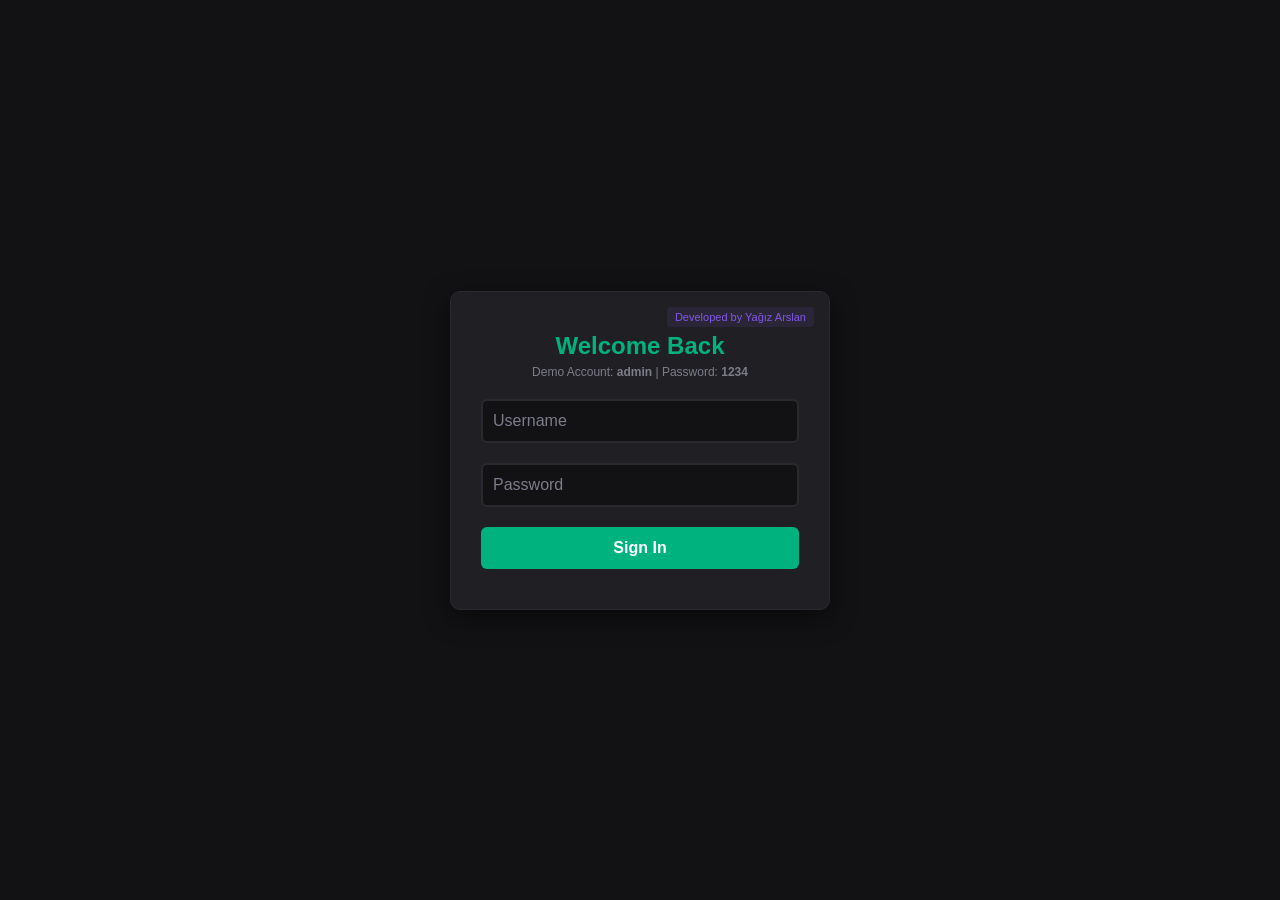
<file: index.html>
<!DOCTYPE html>
<html lang="en">
<head>
    <meta charset="UTF-8">
    <meta name="viewport" content="width=device-width, initial-scale=1.0">
    <title>GameHub | Login</title>
    <link rel="stylesheet" href="style.css">
    <link rel="icon" type="image/png" href="Resimler/logo.png">
</head>
<body>

    <div class="login-container">
        <div class="form-box">
            <span class="developer-tag">Developed by Yağız Arslan</span>

            <h2>Welcome Back</h2>
            <p class="demo-info">Demo Account: <strong>admin</strong> | Password: <strong>1234</strong></p>

            <form id="loginForm">
                <div class="input-group">
                    <input type="text" id="username" required>
                    <label>Username</label>
                </div>

                <div class="input-group">
                    <input type="password" id="password" required>
                    <label>Password</label>
                </div>

                <div id="errorMessage" class="error-text"></div>

                <button type="submit" class="btn">
                    Sign In
                </button>
            </form>
        </div>
    </div>

    <script>
        const loginForm = document.getElementById('loginForm');
        const errorMessage = document.getElementById('errorMessage');

        loginForm.addEventListener('submit', function(e) {
            e.preventDefault();

            const userIn = document.getElementById('username').value;
            const passIn = document.getElementById('password').value;

            if (userIn === "admin" && passIn === "1234") {
                window.location.href = "games.html";
            } else {
                errorMessage.textContent = "Invalid username or password.";
                errorMessage.style.display = 'block';
            }
        });
    </script>

</body>
</html>
</file>
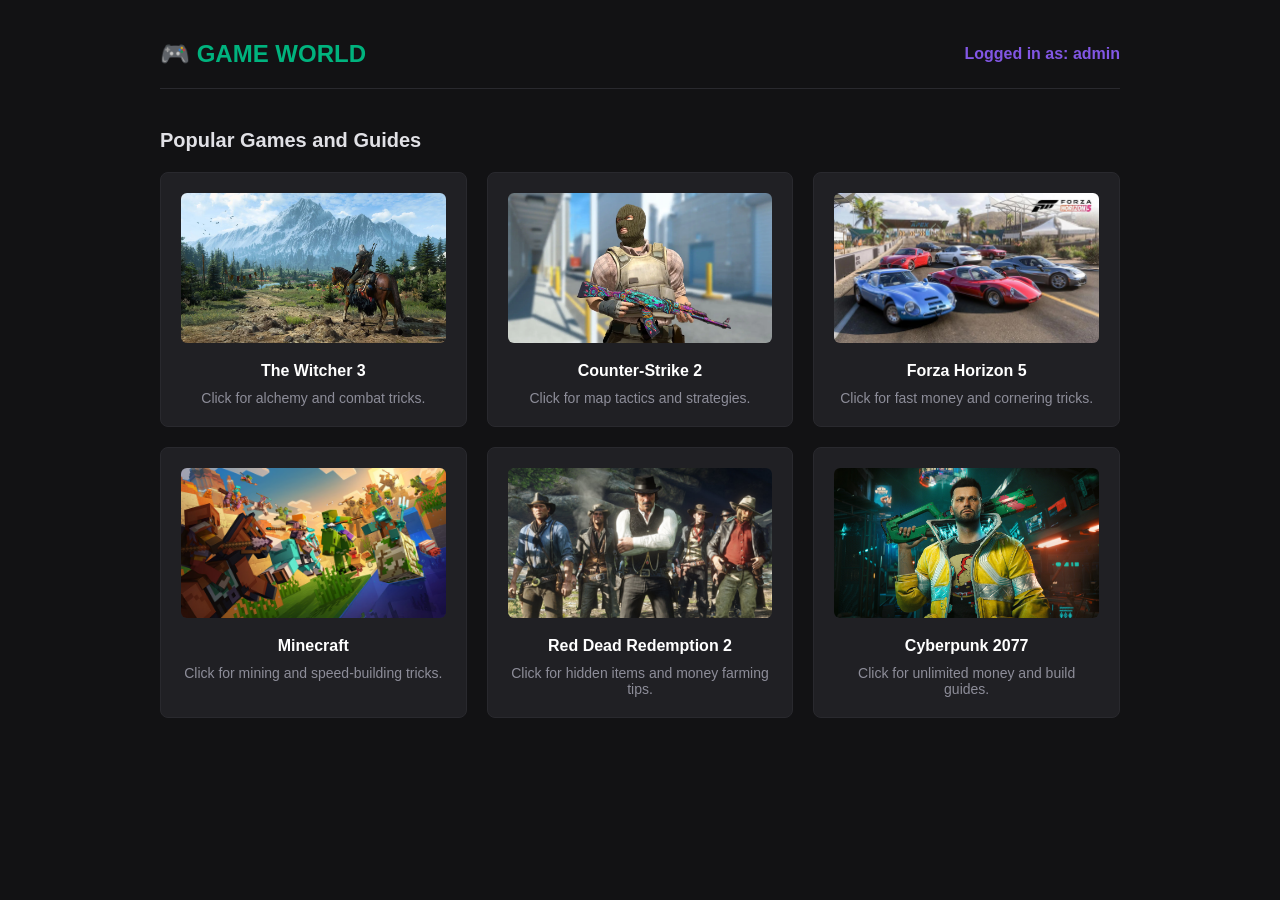
<file: games.html>
<!DOCTYPE html>
<html lang="en">
<head>
    <meta charset="UTF-8">
    <meta name="viewport" content="width=device-width, initial-scale=1.0">
    <title>Game World</title>
    <link rel="stylesheet" href="style.css">
    <link rel="icon" type="image/png" href="Resimler/logo.png">
</head>
<body>

    <div class="main-container">
        <header>
            <div class="logo">🎮 GAME WORLD</div>
            
            <div class="user-profile">Logged in as: admin</div>
        </header>

        <main>
            <h3>Popular Games and Guides</h3>
            <div class="game-grid">

                <a href="oyunlar/witcher3.html" class="game-card">
                    <img src="Resimler/photo1.jpg" alt="The Witcher 3" class="card-img">
                    <h4>The Witcher 3</h4>
                    <p>Click for alchemy and combat tricks.</p>
                </a>

                <a href="oyunlar/cs2.html" class="game-card">
                    <img src="Resimler/photo2.jpg" alt="CS2" class="card-img">
                    <h4>Counter-Strike 2</h4>
                    <p>Click for map tactics and strategies.</p>
                </a>

                <a href="oyunlar/forza5.html" class="game-card">
                    <img src="Resimler/photo3.jpg" alt="Forza Horizon 5" class="card-img">
                    <h4>Forza Horizon 5</h4>
                    <p>Click for fast money and cornering tricks.</p>
                </a>

                <a href="oyunlar/minecraft.html" class="game-card">
                    <img src="Resimler/photo4.jpg" alt="Minecraft" class="card-img">
                    <h4>Minecraft</h4>
                    <p>Click for mining and speed-building tricks.</p>
                </a>

                <a href="oyunlar/rdr2.html" class="game-card">
                    <img src="Resimler/photo5.jpg" alt="Red Dead Redemption 2" class="card-img">
                    <h4>Red Dead Redemption 2</h4>
                    <p>Click for hidden items and money farming tips.</p>
                </a>

                <a href="oyunlar/cyberpunk.html" class="game-card">
                    <img src="Resimler/photo6.jpg" alt="Cyberpunk 2077" class="card-img">
                    <h4>Cyberpunk 2077</h4>
                    <p>Click for unlimited money and build guides.</p>
                </a>

            </div>
        </main>
    </div>

</body>
</html>
</file>
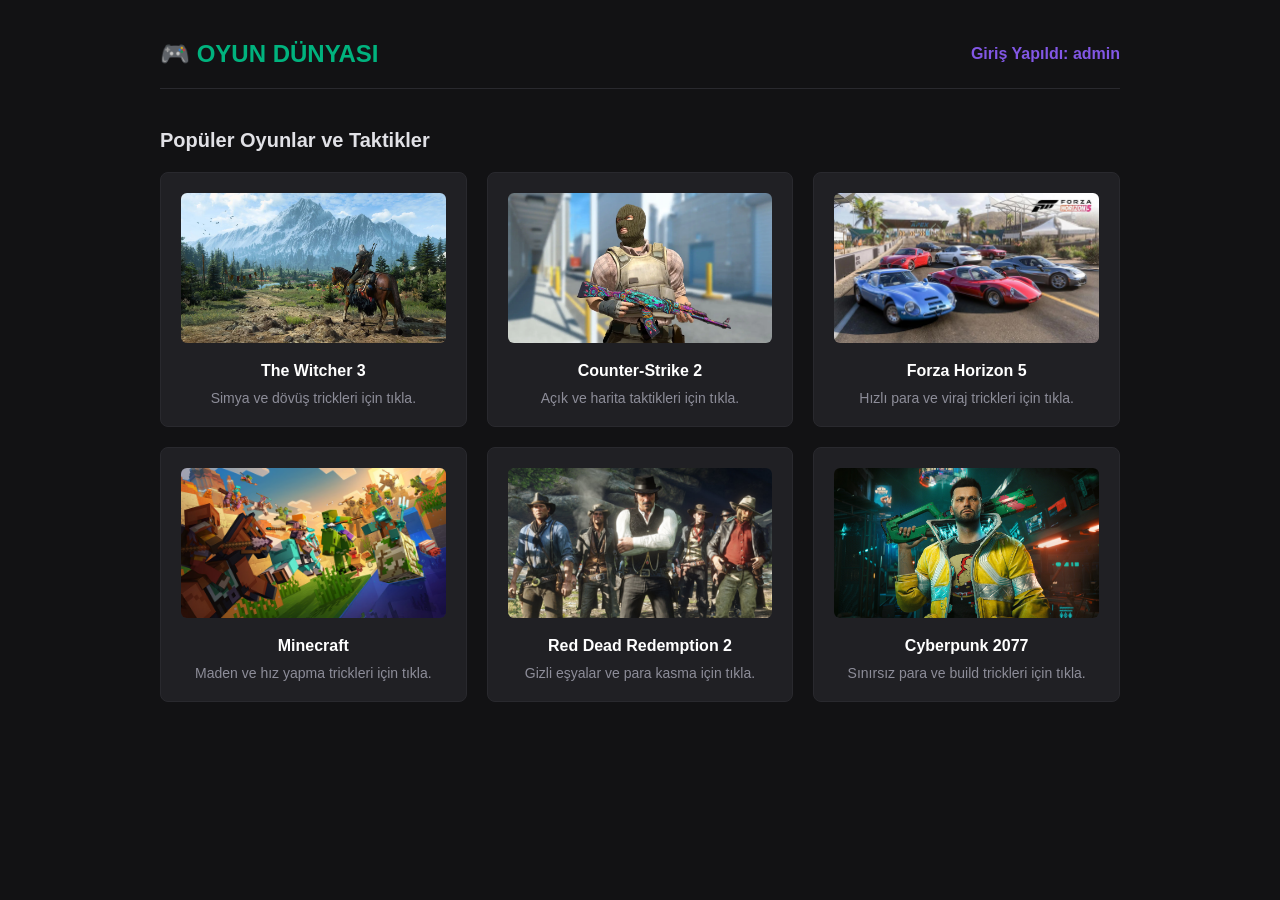
<file: oyunlar.html>
<!DOCTYPE html>
<html lang="tr">
<head>
    <meta charset="UTF-8">
    <meta name="viewport" content="width=device-width, initial-scale=1.0">
    <title>Oyun Dünyası</title>
    <link rel="stylesheet" href="style.css">
    <link rel="icon" type="image/png" href="Resimler/logo.png">
</head>
<body>

    <div class="main-container">
        <header>
            <div class="logo">🎮 OYUN DÜNYASI</div>
            
            <div class="user-profile">Giriş Yapıldı: admin</div>
        </header>

        <main>
            <h3>Popüler Oyunlar ve Taktikler</h3>
            <div class="game-grid">
                <a href="oyunlar/witcher3.html" class="game-card">
                    <img src="Resimler/resim1.jpg" alt="Witcher 3" class="card-img">
                    <h4>The Witcher 3</h4>
                    <p>Simya ve dövüş trickleri için tıkla.</p>
                </a>
                <a href="oyunlar/cs2.html" class="game-card">
                    <img src="Resimler/resim2.jpg" alt="CS2" class="card-img">
                    <h4>Counter-Strike 2</h4>
                    <p>Açık ve harita taktikleri için tıkla.</p>
                </a>
                <a href="oyunlar/forza5.html" class="game-card">
                    <img src="Resimler/resim3.jpg" alt="Forza 5" class="card-img">
                    <h4>Forza Horizon 5</h4>
                    <p>Hızlı para ve viraj trickleri için tıkla.</p>
                </a>
                <a href="oyunlar/minecraft.html" class="game-card">
                    <img src="Resimler/resim4.jpg" alt="Minecraft" class="card-img">
                    <h4>Minecraft</h4>
                    <p>Maden ve hız yapma trickleri için tıkla.</p>
                </a>
                <a href="oyunlar/rdr2.html" class="game-card">
                    <img src="Resimler/resim5.jpg" alt="RDR2" class="card-img">
                    <h4>Red Dead Redemption 2</h4>
                    <p>Gizli eşyalar ve para kasma için tıkla.</p>
                </a>
                <a href="oyunlar/cyberpunk.html" class="game-card">
                    <img src="Resimler/resim6.jpg" alt="Cyberpunk" class="card-img">
                    <h4>Cyberpunk 2077</h4>
                    <p>Sınırsız para ve build trickleri için tıkla.</p>
                </a>
            </div>
        </main>
    </div>

</body>
</html>
</file>
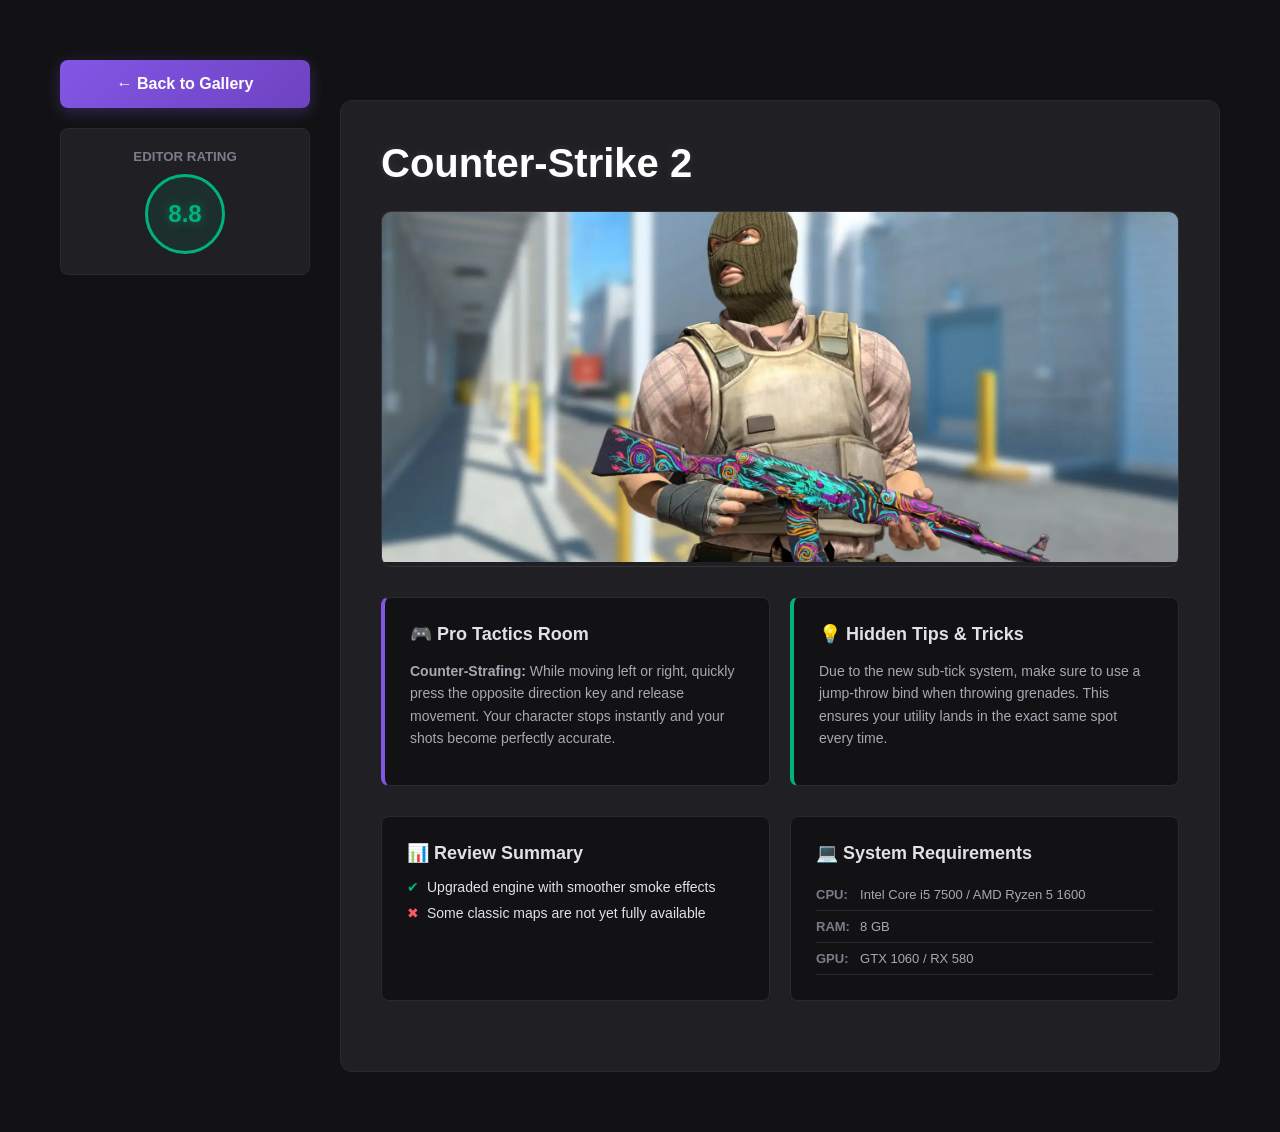
<file: oyunlar/cs2.html>
<!DOCTYPE html>
<html lang="en">
<head>
    <meta charset="UTF-8">
    <meta name="viewport" content="width=device-width, initial-scale=1.0">
    <title>CS2 Tricks</title>
    <link rel="stylesheet" href="../style.css">
    <link rel="icon" type="image/png" href="Resimler/logo.png">
</head>
<body>
    <div class="game-detail-wrapper">
        <aside class="side-panel">
            <a href="../games.html" class="fancy-back-btn">← Back to Gallery</a>
            
            <div class="game-stat-box">
                <h5>Editor Rating</h5>
                <div class="rating-circle">8.8</div>
            </div>
        </aside>

        <main class="content-panel">
            <h1 class="neon-title">Counter-Strike 2</h1>

            <div class="main-banner">
                <img src="../Resimler/photo2.jpg" alt="CS2" class="banner-img">
            </div>

            <section class="info-section grid-2">

                <div class="info-box border-purple">
                    <h3>🎮 Pro Tactics Room</h3>
                    <p><strong>Counter-Strafing:</strong> While moving left or right, quickly press the opposite direction key and release movement. Your character stops instantly and your shots become perfectly accurate.</p>
                </div>

                <div class="info-box border-green">
                    <h3>💡 Hidden Tips & Tricks</h3>
                    <p>Due to the new sub-tick system, make sure to use a jump-throw bind when throwing grenades. This ensures your utility lands in the exact same spot every time.</p>
                </div>

            </section>

            <section class="info-section grid-2">

                <div class="info-box">
                    <h3>📊 Review Summary</h3>
                    <ul class="feature-list">
                        <li class="plus">Upgraded engine with smoother smoke effects</li>
                        <li class="minus">Some classic maps are not yet fully available</li>
                    </ul>
                </div>

                <div class="info-box">
                    <h3>💻 System Requirements</h3>
                    <table class="spec-table">
                        <tr><td><strong>CPU:</strong></td><td>Intel Core i5 7500 / AMD Ryzen 5 1600</td></tr>
                        <tr><td><strong>RAM:</strong></td><td>8 GB</td></tr>
                        <tr><td><strong>GPU:</strong></td><td>GTX 1060 / RX 580</td></tr>
                    </table>
                </div>

            </section>

        </main>
    </div>
</body>
</html>
</file>
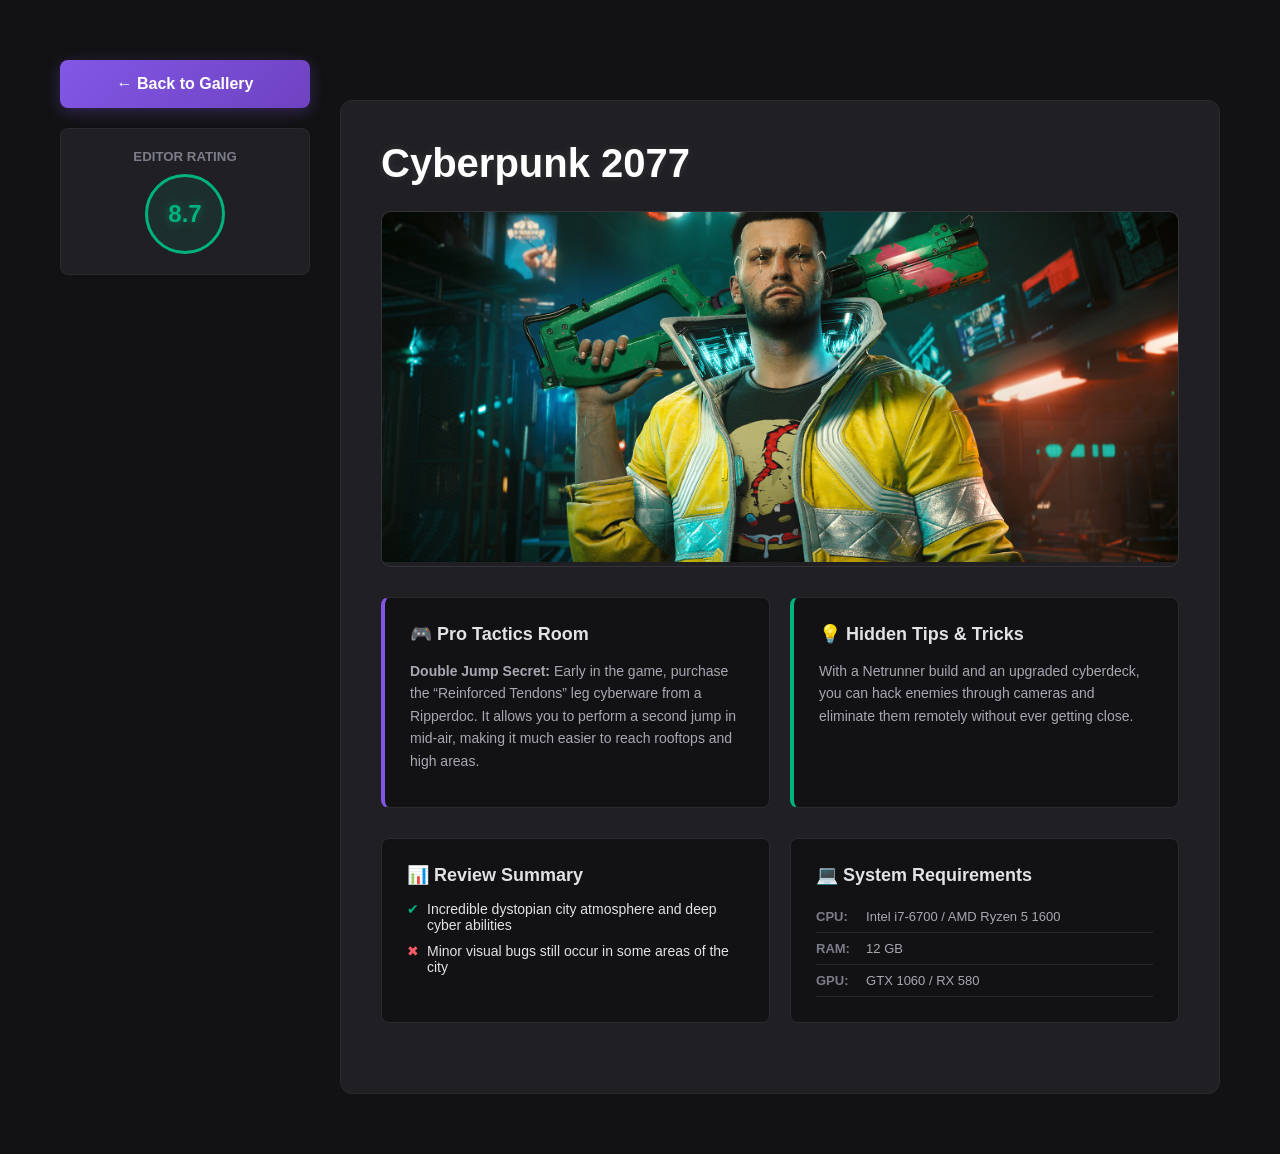
<file: oyunlar/cyberpunk.html>
<!DOCTYPE html>
<html lang="en">
<head>
    <meta charset="UTF-8">
    <meta name="viewport" content="width=device-width, initial-scale=1.0">
    <title>Cyberpunk 2077 Tricks</title>
    <link rel="stylesheet" href="../style.css">
    <link rel="icon" type="image/png" href="Resimler/logo.png">
</head>
<body>
    <div class="game-detail-wrapper">

        <aside class="side-panel">
            <a href="../games.html" class="fancy-back-btn">← Back to Gallery</a>
            
            <div class="game-stat-box">
                <h5>Editor Rating</h5>
                <div class="rating-circle">8.7</div>
            </div>
        </aside>

        <main class="content-panel">

            <h1 class="neon-title">Cyberpunk 2077</h1>

            <div class="main-banner">
                <img src="../Resimler/photo6.jpg" alt="Cyberpunk 2077" class="banner-img">
            </div>

            <section class="info-section grid-2">

                <div class="info-box border-purple">
                    <h3>🎮 Pro Tactics Room</h3>
                    <p><strong>Double Jump Secret:</strong> Early in the game, purchase the “Reinforced Tendons” leg cyberware from a Ripperdoc. It allows you to perform a second jump in mid-air, making it much easier to reach rooftops and high areas.</p>
                </div>

                <div class="info-box border-green">
                    <h3>💡 Hidden Tips & Tricks</h3>
                    <p>With a Netrunner build and an upgraded cyberdeck, you can hack enemies through cameras and eliminate them remotely without ever getting close.</p>
                </div>

            </section>

            <section class="info-section grid-2">

                <div class="info-box">
                    <h3>📊 Review Summary</h3>
                    <ul class="feature-list">
                        <li class="plus">Incredible dystopian city atmosphere and deep cyber abilities</li>
                        <li class="minus">Minor visual bugs still occur in some areas of the city</li>
                    </ul>
                </div>

                <div class="info-box">
                    <h3>💻 System Requirements</h3>
                    <table class="spec-table">
                        <tr><td><strong>CPU:</strong></td><td>Intel i7-6700 / AMD Ryzen 5 1600</td></tr>
                        <tr><td><strong>RAM:</strong></td><td>12 GB</td></tr>
                        <tr><td><strong>GPU:</strong></td><td>GTX 1060 / RX 580</td></tr>
                    </table>
                </div>

            </section>

        </main>
    </div>
</body>
</html>
</file>
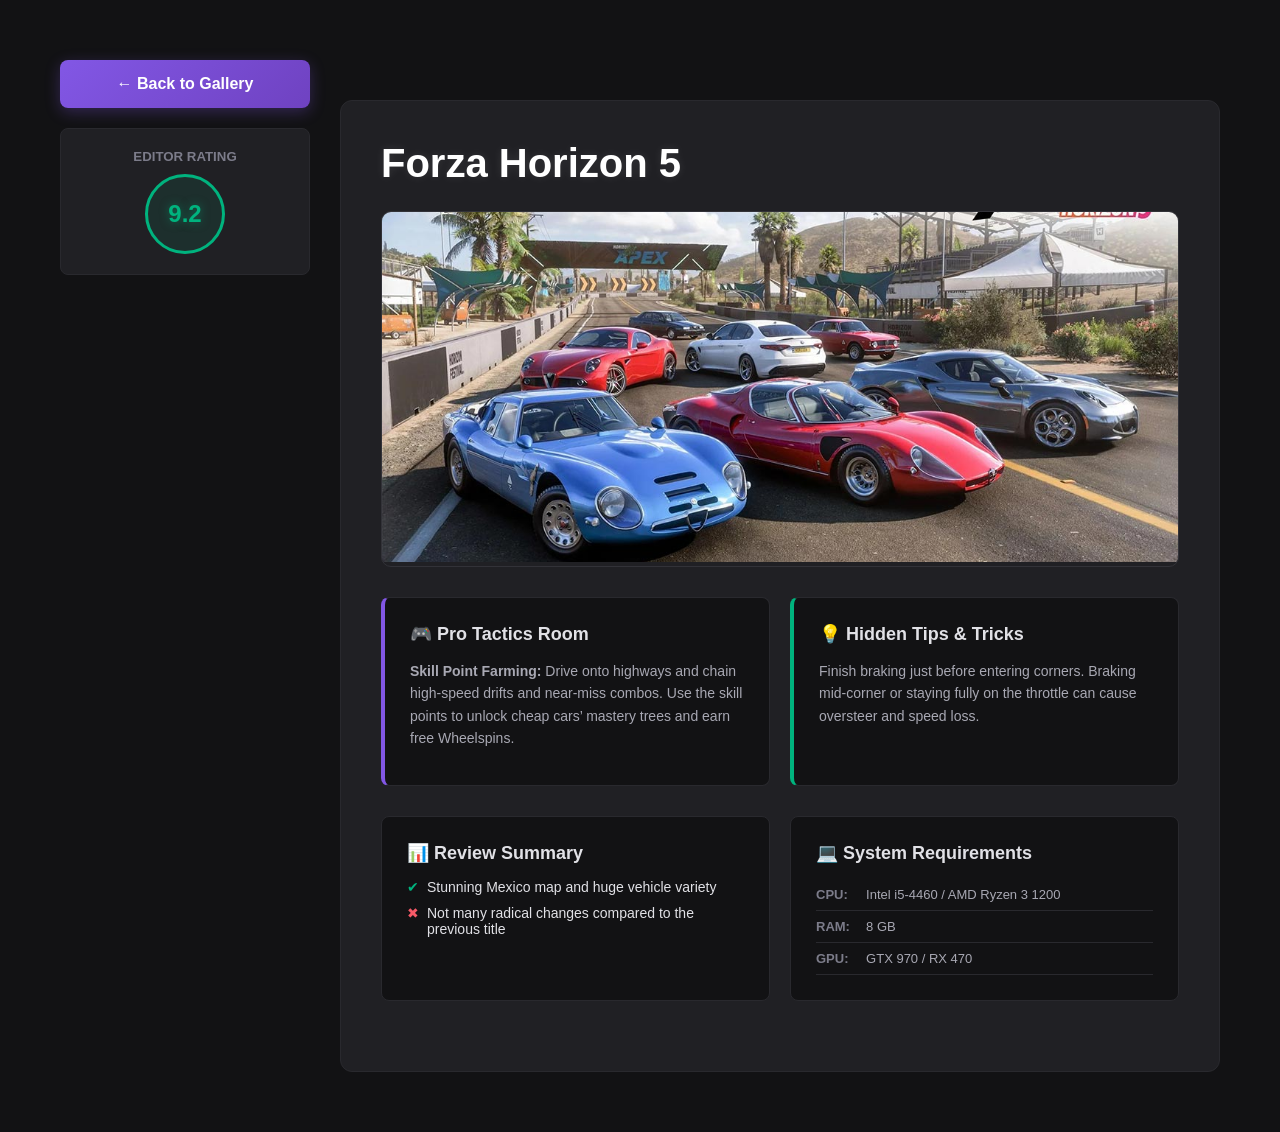
<file: oyunlar/forza5.html>
<!DOCTYPE html>
<html lang="en">
<head>
    <meta charset="UTF-8">
    <meta name="viewport" content="width=device-width, initial-scale=1.0">
    <title>Forza Horizon 5 Tricks</title>
    <link rel="stylesheet" href="../style.css">
    <link rel="icon" type="image/png" href="Resimler/logo.png">
</head>
<body>
    <div class="game-detail-wrapper">

        <aside class="side-panel">
            <a href="../games.html" class="fancy-back-btn">← Back to Gallery</a>
            
            <div class="game-stat-box">
                <h5>Editor Rating</h5>
                <div class="rating-circle">9.2</div>
            </div>
        </aside>

        <main class="content-panel">

            <h1 class="neon-title">Forza Horizon 5</h1>

            <div class="main-banner">
                <img src="../Resimler/photo3.jpg" alt="Forza Horizon 5" class="banner-img">
            </div>

            <section class="info-section grid-2">

                <div class="info-box border-purple">
                    <h3>🎮 Pro Tactics Room</h3>
                    <p><strong>Skill Point Farming:</strong> Drive onto highways and chain high-speed drifts and near-miss combos. Use the skill points to unlock cheap cars’ mastery trees and earn free Wheelspins.</p>
                </div>

                <div class="info-box border-green">
                    <h3>💡 Hidden Tips & Tricks</h3>
                    <p>Finish braking just before entering corners. Braking mid-corner or staying fully on the throttle can cause oversteer and speed loss.</p>
                </div>

            </section>

            <section class="info-section grid-2">

                <div class="info-box">
                    <h3>📊 Review Summary</h3>
                    <ul class="feature-list">
                        <li class="plus">Stunning Mexico map and huge vehicle variety</li>
                        <li class="minus">Not many radical changes compared to the previous title</li>
                    </ul>
                </div>

                <div class="info-box">
                    <h3>💻 System Requirements</h3>
                    <table class="spec-table">
                        <tr><td><strong>CPU:</strong></td><td>Intel i5-4460 / AMD Ryzen 3 1200</td></tr>
                        <tr><td><strong>RAM:</strong></td><td>8 GB</td></tr>
                        <tr><td><strong>GPU:</strong></td><td>GTX 970 / RX 470</td></tr>
                    </table>
                </div>

            </section>

        </main>
    </div>
</body>
</html>
</file>
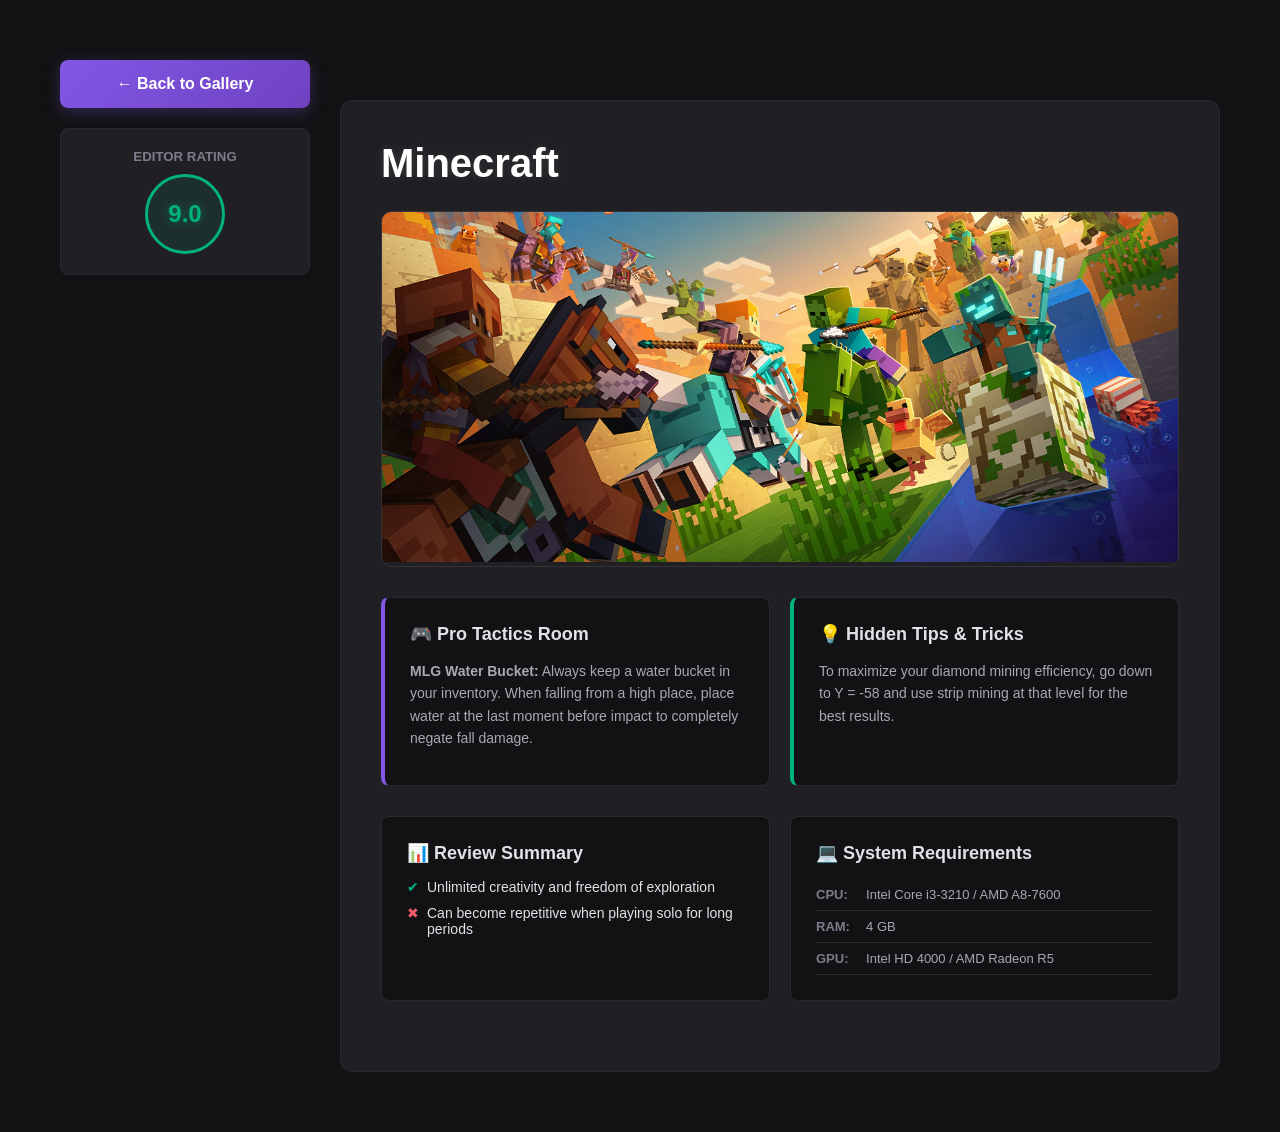
<file: oyunlar/minecraft.html>
<!DOCTYPE html>
<html lang="en">
<head>
    <meta charset="UTF-8">
    <meta name="viewport" content="width=device-width, initial-scale=1.0">
    <title>Minecraft Tricks</title>
    <link rel="stylesheet" href="../style.css">
    <link rel="icon" type="image/png" href="Resimler/logo.png">
</head>
<body>
    <div class="game-detail-wrapper">

        <aside class="side-panel">
            <a href="../games.html" class="fancy-back-btn">← Back to Gallery</a>
            
            <div class="game-stat-box">
                <h5>Editor Rating</h5>
                <div class="rating-circle">9.0</div>
            </div>
        </aside>

        <main class="content-panel">

            <h1 class="neon-title">Minecraft</h1>

            <div class="main-banner">
                <img src="../Resimler/photo4.jpg" alt="Minecraft" class="banner-img">
            </div>

            <section class="info-section grid-2">

                <div class="info-box border-purple">
                    <h3>🎮 Pro Tactics Room</h3>
                    <p><strong>MLG Water Bucket:</strong> Always keep a water bucket in your inventory. When falling from a high place, place water at the last moment before impact to completely negate fall damage.</p>
                </div>

                <div class="info-box border-green">
                    <h3>💡 Hidden Tips & Tricks</h3>
                    <p>To maximize your diamond mining efficiency, go down to Y = -58 and use strip mining at that level for the best results.</p>
                </div>

            </section>

            <section class="info-section grid-2">

                <div class="info-box">
                    <h3>📊 Review Summary</h3>
                    <ul class="feature-list">
                        <li class="plus">Unlimited creativity and freedom of exploration</li>
                        <li class="minus">Can become repetitive when playing solo for long periods</li>
                    </ul>
                </div>

                <div class="info-box">
                    <h3>💻 System Requirements</h3>
                    <table class="spec-table">
                        <tr><td><strong>CPU:</strong></td><td>Intel Core i3-3210 / AMD A8-7600</td></tr>
                        <tr><td><strong>RAM:</strong></td><td>4 GB</td></tr>
                        <tr><td><strong>GPU:</strong></td><td>Intel HD 4000 / AMD Radeon R5</td></tr>
                    </table>
                </div>

            </section>

        </main>
    </div>
</body>
</html>
</file>
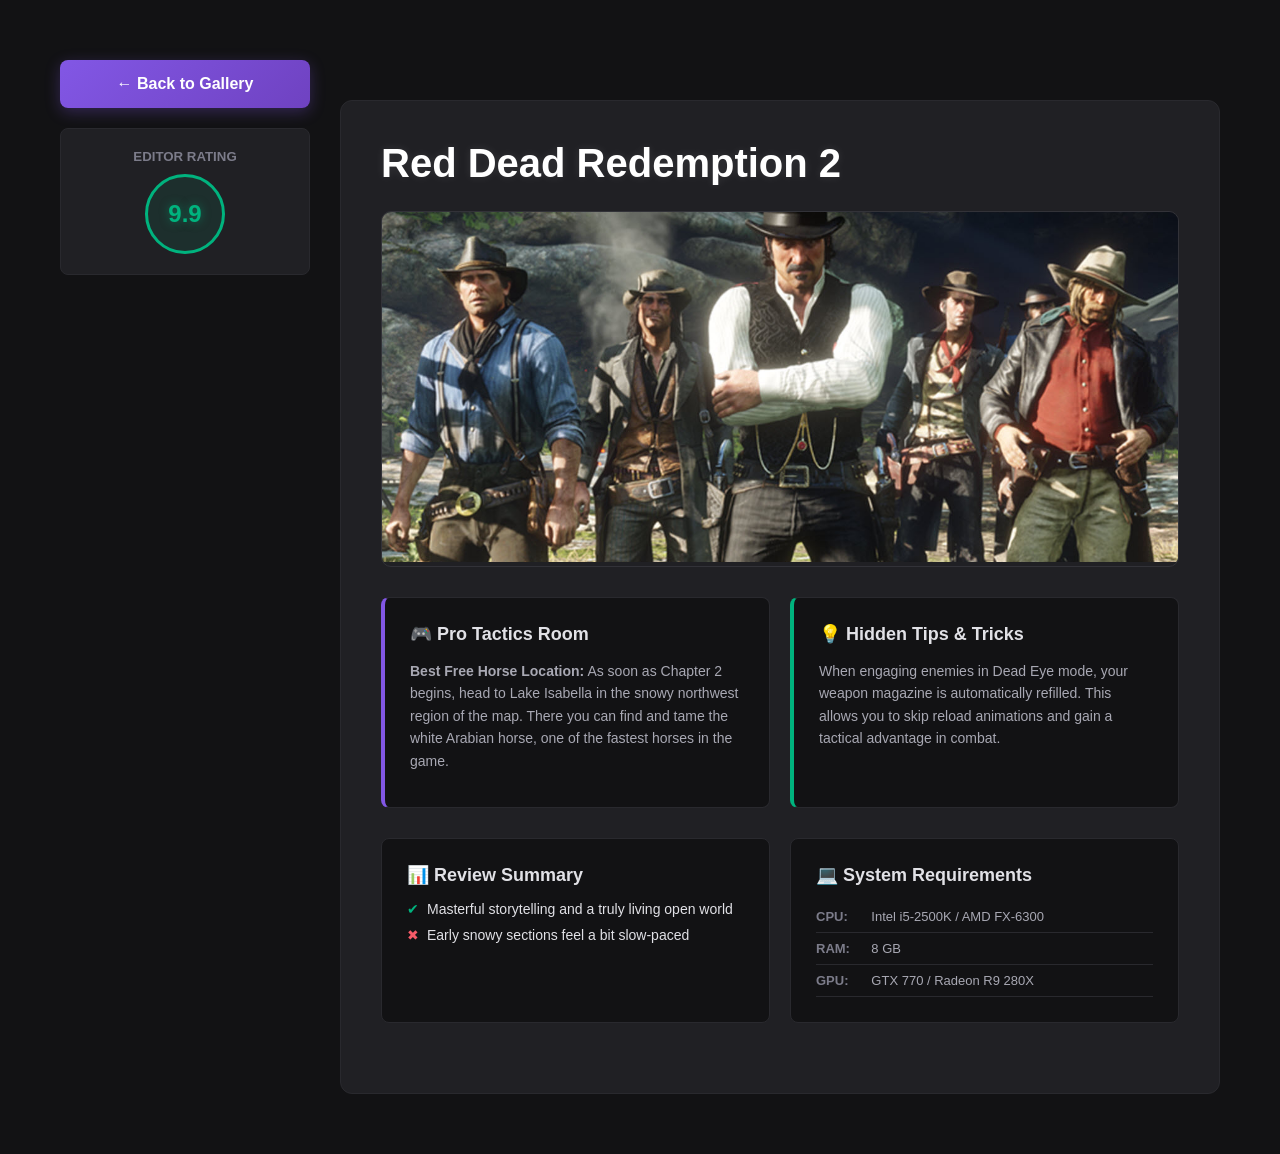
<file: oyunlar/rdr2.html>
<!DOCTYPE html>
<html lang="en">
<head>
    <meta charset="UTF-8">
    <meta name="viewport" content="width=device-width, initial-scale=1.0">
    <title>RDR2 Tricks</title>
    <link rel="stylesheet" href="../style.css">
    <link rel="icon" type="image/png" href="Resimler/logo.png">
</head>
<body>
    <div class="game-detail-wrapper">

        <aside class="side-panel">
            <a href="../games.html" class="fancy-back-btn">← Back to Gallery</a>
            
            <div class="game-stat-box">
                <h5>Editor Rating</h5>
                <div class="rating-circle">9.9</div>
            </div>
        </aside>

        <main class="content-panel">

            <h1 class="neon-title">Red Dead Redemption 2</h1>

            <div class="main-banner">
                <img src="../Resimler/photo5.jpg" alt="Red Dead Redemption 2" class="banner-img">
            </div>

            <section class="info-section grid-2">

                <div class="info-box border-purple">
                    <h3>🎮 Pro Tactics Room</h3>
                    <p><strong>Best Free Horse Location:</strong> As soon as Chapter 2 begins, head to Lake Isabella in the snowy northwest region of the map. There you can find and tame the white Arabian horse, one of the fastest horses in the game.</p>
                </div>

                <div class="info-box border-green">
                    <h3>💡 Hidden Tips & Tricks</h3>
                    <p>When engaging enemies in Dead Eye mode, your weapon magazine is automatically refilled. This allows you to skip reload animations and gain a tactical advantage in combat.</p>
                </div>

            </section>

            <section class="info-section grid-2">

                <div class="info-box">
                    <h3>📊 Review Summary</h3>
                    <ul class="feature-list">
                        <li class="plus">Masterful storytelling and a truly living open world</li>
                        <li class="minus">Early snowy sections feel a bit slow-paced</li>
                    </ul>
                </div>

                <div class="info-box">
                    <h3>💻 System Requirements</h3>
                    <table class="spec-table">
                        <tr><td><strong>CPU:</strong></td><td>Intel i5-2500K / AMD FX-6300</td></tr>
                        <tr><td><strong>RAM:</strong></td><td>8 GB</td></tr>
                        <tr><td><strong>GPU:</strong></td><td>GTX 770 / Radeon R9 280X</td></tr>
                    </table>
                </div>

            </section>

        </main>
    </div>
</body>
</html>
</file>
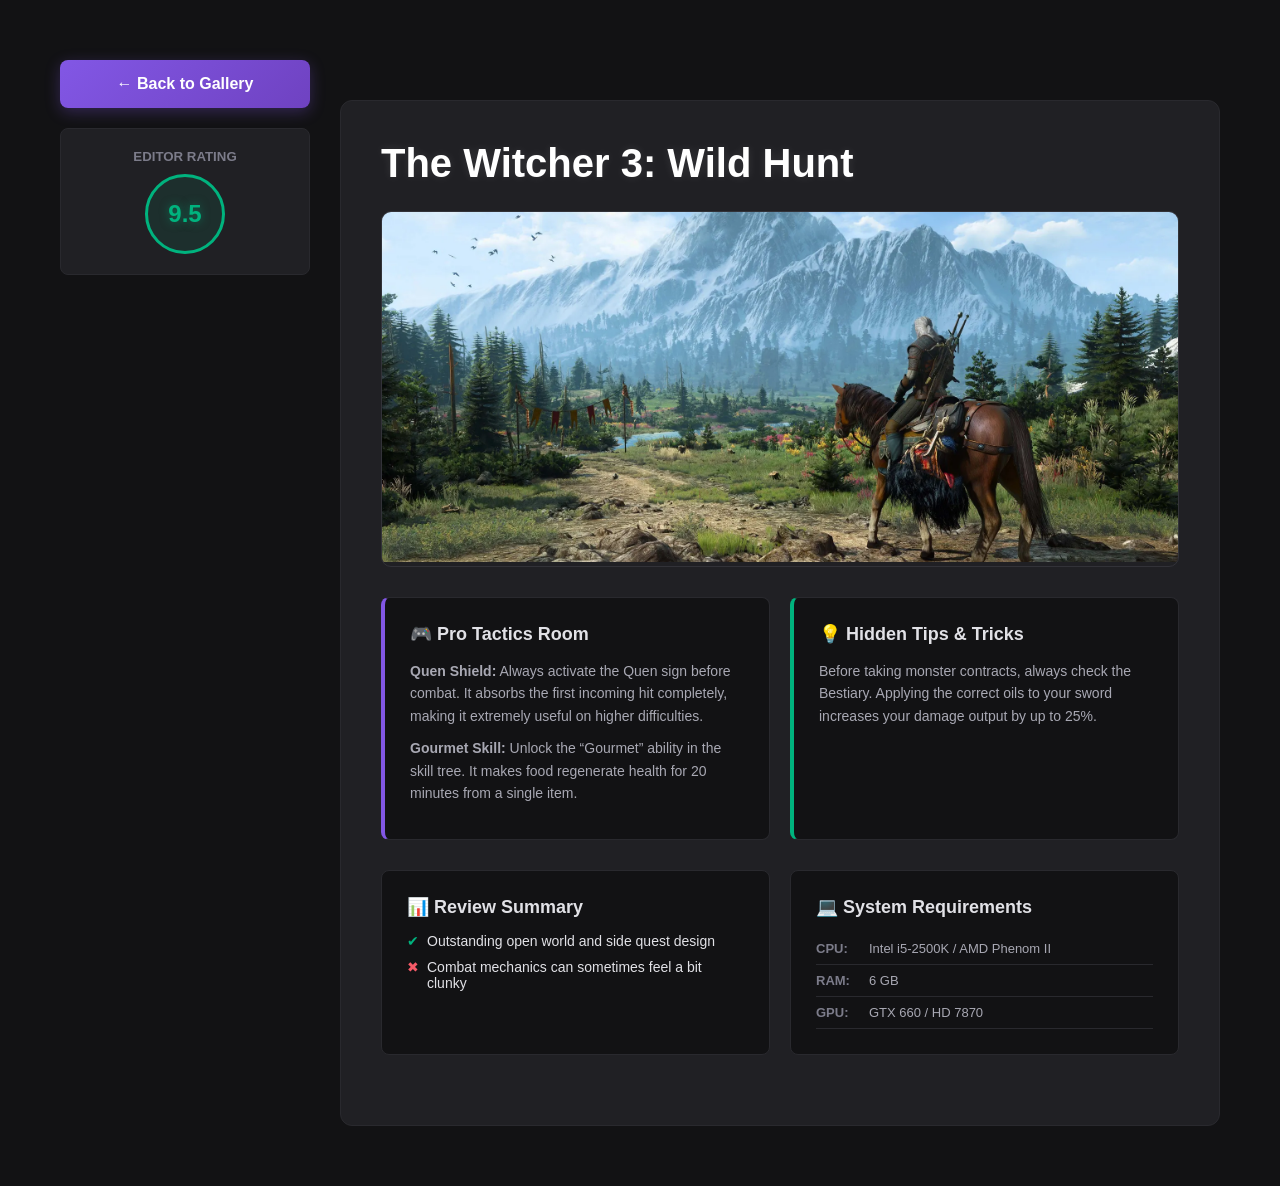
<file: oyunlar/witcher3.html>
<!DOCTYPE html>
<html lang="en">
<head>
    <meta charset="UTF-8">
    <meta name="viewport" content="width=device-width, initial-scale=1.0">
    <title>The Witcher 3 Tricks</title>
    <link rel="stylesheet" href="../style.css">
    <link rel="icon" type="image/png" href="Resimler/logo.png">
</head>
<body>
    <div class="game-detail-wrapper">

        <aside class="side-panel">
            <a href="../games.html" class="fancy-back-btn">← Back to Gallery</a>
            
            <div class="game-stat-box">
                <h5>Editor Rating</h5>
                <div class="rating-circle">9.5</div>
            </div>
        </aside>

        <main class="content-panel">

            <h1 class="neon-title">The Witcher 3: Wild Hunt</h1>

            <div class="main-banner">
                <img src="../Resimler/photo1.jpg" alt="The Witcher 3" class="banner-img">
            </div>

            <section class="info-section grid-2">

                <div class="info-box border-purple">
                    <h3>🎮 Pro Tactics Room</h3>
                    <p><strong>Quen Shield:</strong> Always activate the Quen sign before combat. It absorbs the first incoming hit completely, making it extremely useful on higher difficulties.</p>
                    <p><strong>Gourmet Skill:</strong> Unlock the “Gourmet” ability in the skill tree. It makes food regenerate health for 20 minutes from a single item.</p>
                </div>

                <div class="info-box border-green">
                    <h3>💡 Hidden Tips & Tricks</h3>
                    <p>Before taking monster contracts, always check the Bestiary. Applying the correct oils to your sword increases your damage output by up to 25%.</p>
                </div>

            </section>

            <section class="info-section grid-2">

                <div class="info-box">
                    <h3>📊 Review Summary</h3>
                    <ul class="feature-list">
                        <li class="plus">Outstanding open world and side quest design</li>
                        <li class="minus">Combat mechanics can sometimes feel a bit clunky</li>
                    </ul>
                </div>

                <div class="info-box">
                    <h3>💻 System Requirements</h3>
                    <table class="spec-table">
                        <tr><td><strong>CPU:</strong></td><td>Intel i5-2500K / AMD Phenom II</td></tr>
                        <tr><td><strong>RAM:</strong></td><td>6 GB</td></tr>
                        <tr><td><strong>GPU:</strong></td><td>GTX 660 / HD 7870</td></tr>
                    </table>
                </div>

            </section>

        </main>
    </div>
</body>
</html>
</file>
<file: style.css>
* {
    margin: 0;
    padding: 0;
    box-sizing: border-box;
    font-family: 'Poppins', sans-serif;
}

body {
    background: #121214;
    color: #e1e1e6;
}

.login-container {
    display: flex;
    justify-content: center;
    align-items: center;
    min-height: 100vh;
}

.form-box {
    position: relative;
    width: 380px;
    background: #202024;
    padding: 40px 30px;
    border-radius: 10px;
    box-shadow: 0 8px 24px rgba(0,0,0,0.5);
    border: 1px solid #29292e;
}

.developer-tag {
    font-size: 11px;
    color: #8257e5;
    background: rgba(130, 87, 229, 0.1);
    padding: 4px 8px;
    border-radius: 4px;
    position: absolute;
    top: 15px;
    right: 15px;
}

.demo-info {
    font-size: 12px;
    text-align: center;
    color: #7c7c8a;
    margin-bottom: 20px;
}

h2 {
    text-align: center;
    color: #00b37e;
    margin-bottom: 5px;
}

.input-group {
    position: relative;
    margin-bottom: 20px;
}

.input-group input {
    width: 100%;
    padding: 12px;
    background: #121214;
    border: 2px solid #29292e;
    border-radius: 6px;
    color: #fff;
    outline: none;
    font-size: 14px;
    transition: 0.2s;
}

.input-group label {
    position: absolute;
    left: 12px;
    top: 50%;
    transform: translateY(-50%);
    color: #7c7c8a;
    pointer-events: none;
    transition: 0.2s;
}

.input-group input:focus ~ label,
.input-group input:valid ~ label {
    top: -10px;
    left: 8px;
    font-size: 11px;
    background: #202024;
    padding: 0 5px;
    color: #00b37e;
}

.input-group input:focus {
    border-color: #00b37e;
}

.error-text {
    color: #f75a68;
    font-size: 13px;
    margin-bottom: 15px;
    text-align: center;
    display: none;
}

.btn {
    width: 100%;
    padding: 12px;
    background: #00b37e;
    color: #fff;
    border: none;
    border-radius: 6px;
    font-size: 16px;
    font-weight: bold;
    cursor: pointer;
    transition: 0.2s;
}

.btn:hover {
    background: #00875f;
}

.main-container {
    max-width: 1000px;
    margin: 0 auto;
    padding: 20px;
}

header {
    display: flex;
    justify-content: space-between;
    align-items: center;
    padding: 20px 0;
    border-bottom: 1px solid #29292e;
}

.logo {
    font-size: 24px;
    font-weight: bold;
    color: #00b37e;
}

.user-profile {
    color: #8257e5;
    font-weight: 600;
}

main {
    margin-top: 40px;
}

main h3 {
    margin-bottom: 20px;
    font-size: 20px;
}

.game-grid {
    display: grid;
    grid-template-columns: repeat(auto-fit, minmax(280px, 1fr));
    gap: 20px;
}

a.game-card {
    background: #202024;
    padding: 20px;
    border-radius: 8px;
    border: 1px solid #29292e;
    text-align: center;
    text-decoration: none;
    display: block;
    transition: 0.2s;
}

a.game-card:hover {
    border-color: #00b37e;
    transform: translateY(-5px);
}

.card-img {
    width: 100%;
    height: 150px;
    object-fit: cover;
    border-radius: 6px;
    margin-bottom: 15px;
    background: #29292e;
}

a.game-card h4 {
    margin-bottom: 10px;
    color: #fff;
}

a.game-card p {
    font-size: 14px;
    color: #8d8d99;
}

.game-detail-wrapper {
    display: flex;
    max-width: 1200px;
    margin: 40px auto;
    padding: 20px;
    gap: 30px;
}

.side-panel {
    flex: 1;
    max-width: 250px;
    display: flex;
    flex-direction: column;
    gap: 20px;
}

.fancy-back-btn {
    display: block;
    text-align: center;
    padding: 15px;
    background: linear-gradient(135deg, #8257e5, #6f42c1);
    color: #fff;
    text-decoration: none;
    border-radius: 8px;
    font-weight: bold;
    box-shadow: 0 4px 15px rgba(130, 87, 229, 0.3);
    transition: 0.3s;
}

.fancy-back-btn:hover {
    transform: translateX(-5px);
    box-shadow: 0 4px 25px rgba(130, 87, 229, 0.5);
}

.game-stat-box {
    background: #202024;
    border: 1px solid #29292e;
    border-radius: 8px;
    padding: 20px;
    text-align: center;
}

.game-stat-box h5 {
    color: #7c7c8a;
    margin-bottom: 10px;
    text-transform: uppercase;
}

.rating-circle {
    display: inline-flex;
    justify-content: center;
    align-items: center;
    width: 80px;
    height: 80px;
    background: rgba(0, 179, 126, 0.1);
    border: 3px solid #00b37e;
    color: #00b37e;
    border-radius: 50%;
    font-size: 24px;
    font-weight: bold;
    text-shadow: 0 0 10px rgba(0, 179, 126, 0.5);
}

.content-panel {
    flex: 3;
    background: #202024;
    border: 1px solid #29292e;
    border-radius: 12px;
    padding: 40px;
}

.neon-title {
    font-size: 2.5em;
    color: #fff;
    margin-bottom: 25px;
    text-shadow: 0 0 10px rgba(255, 255, 255, 0.1);
}

.main-banner {
    width: 100%;
    overflow: hidden;
    border-radius: 10px;
    margin-bottom: 30px;
    border: 1px solid #323238;
}

.banner-img {
    width: 100%;
    height: 350px;
    object-fit: cover;
    transition: transform 0.5s;
}

.main-banner:hover .banner-img {
    transform: scale(1.02);
}

.grid-2 {
    display: grid;
    grid-template-columns: 1fr 1fr;
    gap: 20px;
    margin-bottom: 30px;
}

.info-box {
    background: #121214;
    border: 1px solid #29292e;
    border-radius: 8px;
    padding: 25px;
}

.border-purple { border-left: 4px solid #8257e5; }
.border-green { border-left: 4px solid #00b37e; }

.info-box h3 {
    margin-bottom: 15px;
    font-size: 18px;
    color: #e1e1e6;
}

.info-box p {
    font-size: 14px;
    color: #a8a8b3;
    line-height: 1.6;
    margin-bottom: 10px;
}

.feature-list {
    list-style: none;
}

.feature-list li {
    font-size: 14px;
    margin-bottom: 10px;
    position: relative;
    padding-left: 20px;
}

.feature-list li.plus::before {
    content: "✔";
    color: #00b37e;
    position: absolute;
    left: 0;
}

.feature-list li.minus::before {
    content: "✖";
    color: #f75a68;
    position: absolute;
    left: 0;
}

.spec-table {
    width: 100%;
    font-size: 13px;
    border-collapse: collapse;
}

.spec-table td {
    padding: 8px 0;
    border-bottom: 1px solid #29292e;
    color: #a8a8b3;
}

.spec-table td strong {
    color: #7c7c8a;
}

@media (max-width: 768px) {
    .game-detail-wrapper {
        flex-direction: column;
    }
    .side-panel {
        max-width: 100%;
    }
    .grid-2 {
        grid-template-columns: 1fr;
    }
}
</file>
